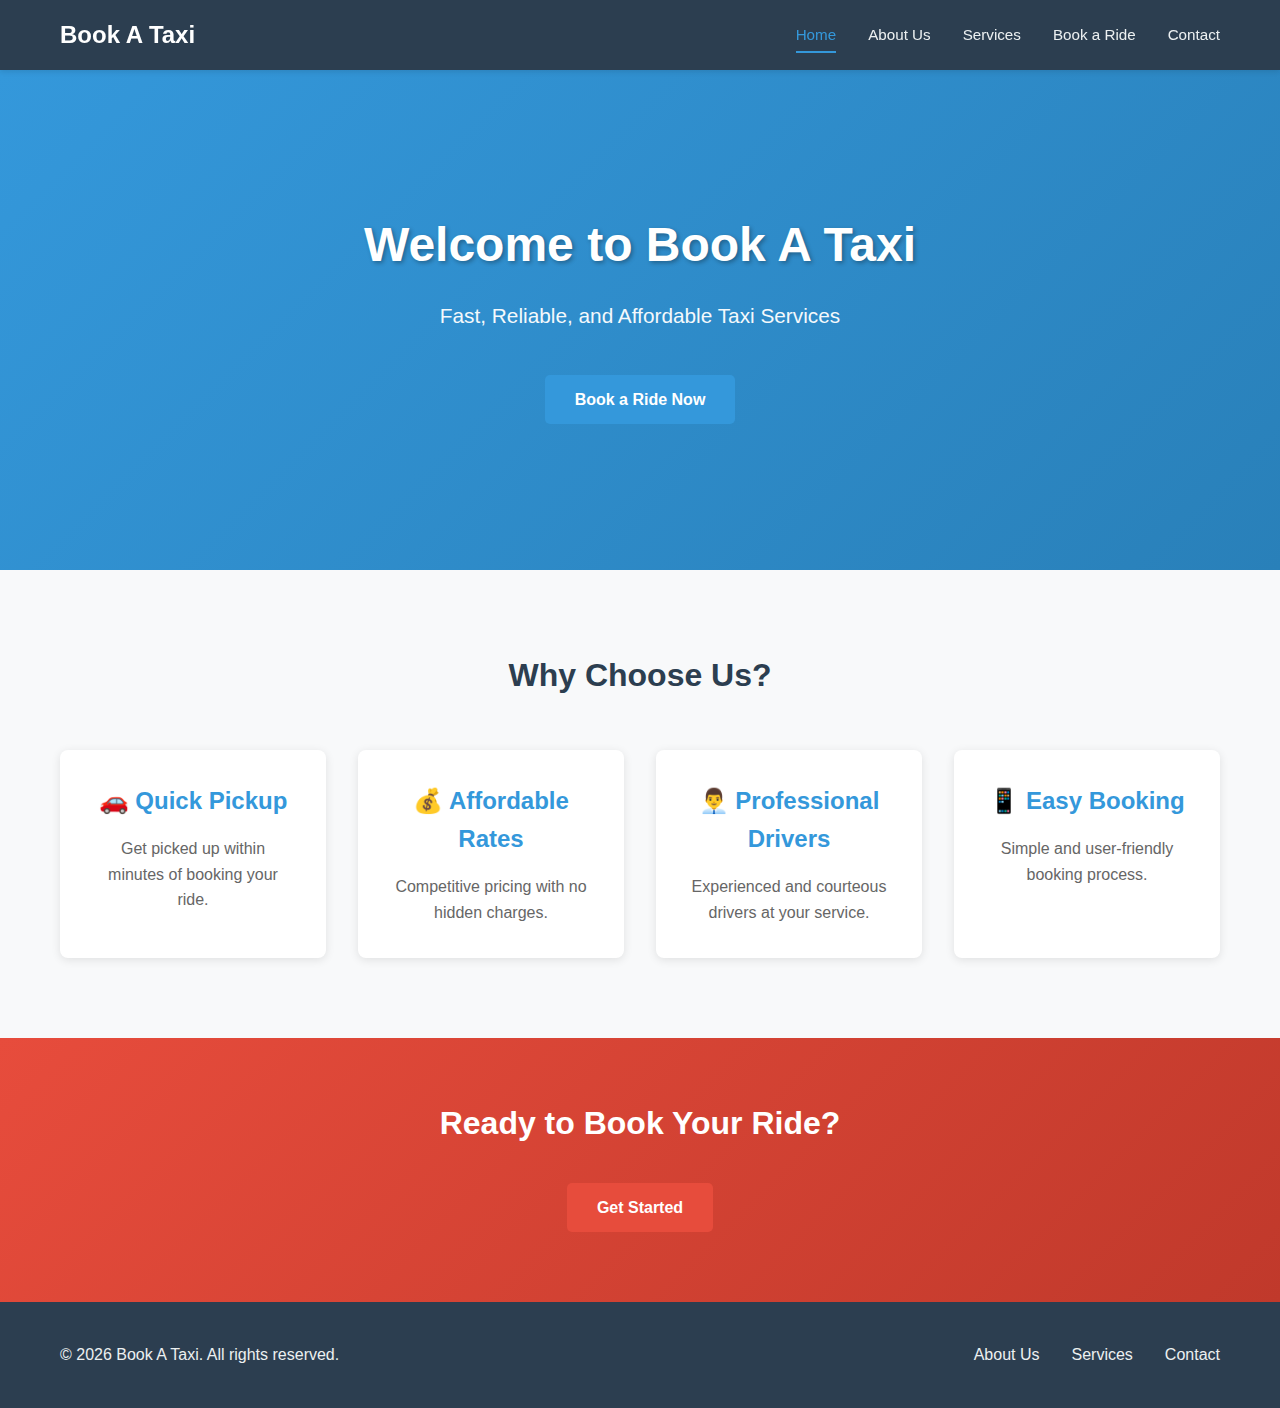
<file: index.html>
<!DOCTYPE html>
<html lang="en">
<head>
    <meta charset="UTF-8">
    <meta name="viewport" content="width=device-width, initial-scale=1.0">
    <title>Book A Taxi - Home</title>
    <link rel="stylesheet" href="styles.css">
</head>
<body>
    <!-- Navigation Bar -->
    <nav class="navbar">
        <div class="navbar-container">
            <a href="index.html" class="navbar-brand">Book A Taxi</a>
            <ul class="navbar-menu">
                <li><a href="index.html" class="active">Home</a></li>
                <li><a href="about.html">About Us</a></li>
                <li><a href="services.html">Services</a></li>
                <li><a href="booking.html">Book a Ride</a></li>
                <li><a href="contact.html">Contact</a></li>
            </ul>
        </div>
    </nav>

    <!-- Hero Section -->
    <section class="hero">
        <div class="hero-content">
            <h1>Welcome to Book A Taxi</h1>
            <p>Fast, Reliable, and Affordable Taxi Services</p>
            <a href="booking.html" class="btn btn-primary">Book a Ride Now</a>
        </div>
    </section>

    <!-- Features Section -->
    <section class="features">
        <div class="container">
            <h2>Why Choose Us?</h2>
            <div class="features-grid">
                <div class="feature-card">
                    <h3>🚗 Quick Pickup</h3>
                    <p>Get picked up within minutes of booking your ride.</p>
                </div>
                <div class="feature-card">
                    <h3>💰 Affordable Rates</h3>
                    <p>Competitive pricing with no hidden charges.</p>
                </div>
                <div class="feature-card">
                    <h3>👨‍💼 Professional Drivers</h3>
                    <p>Experienced and courteous drivers at your service.</p>
                </div>
                <div class="feature-card">
                    <h3>📱 Easy Booking</h3>
                    <p>Simple and user-friendly booking process.</p>
                </div>
            </div>
        </div>
    </section>

    <!-- CTA Section -->
    <section class="cta">
        <h2>Ready to Book Your Ride?</h2>
        <a href="booking.html" class="btn btn-secondary">Get Started</a>
    </section>

    <!-- Footer -->
    <footer class="footer">
        <div class="container">
            <p>&copy; 2026 Book A Taxi. All rights reserved.</p>
            <ul class="footer-links">
                <li><a href="about.html">About Us</a></li>
                <li><a href="services.html">Services</a></li>
                <li><a href="contact.html">Contact</a></li>
            </ul>
        </div>
    </footer>

    <script src="script.js"></script>
</body>
</html>
</file>
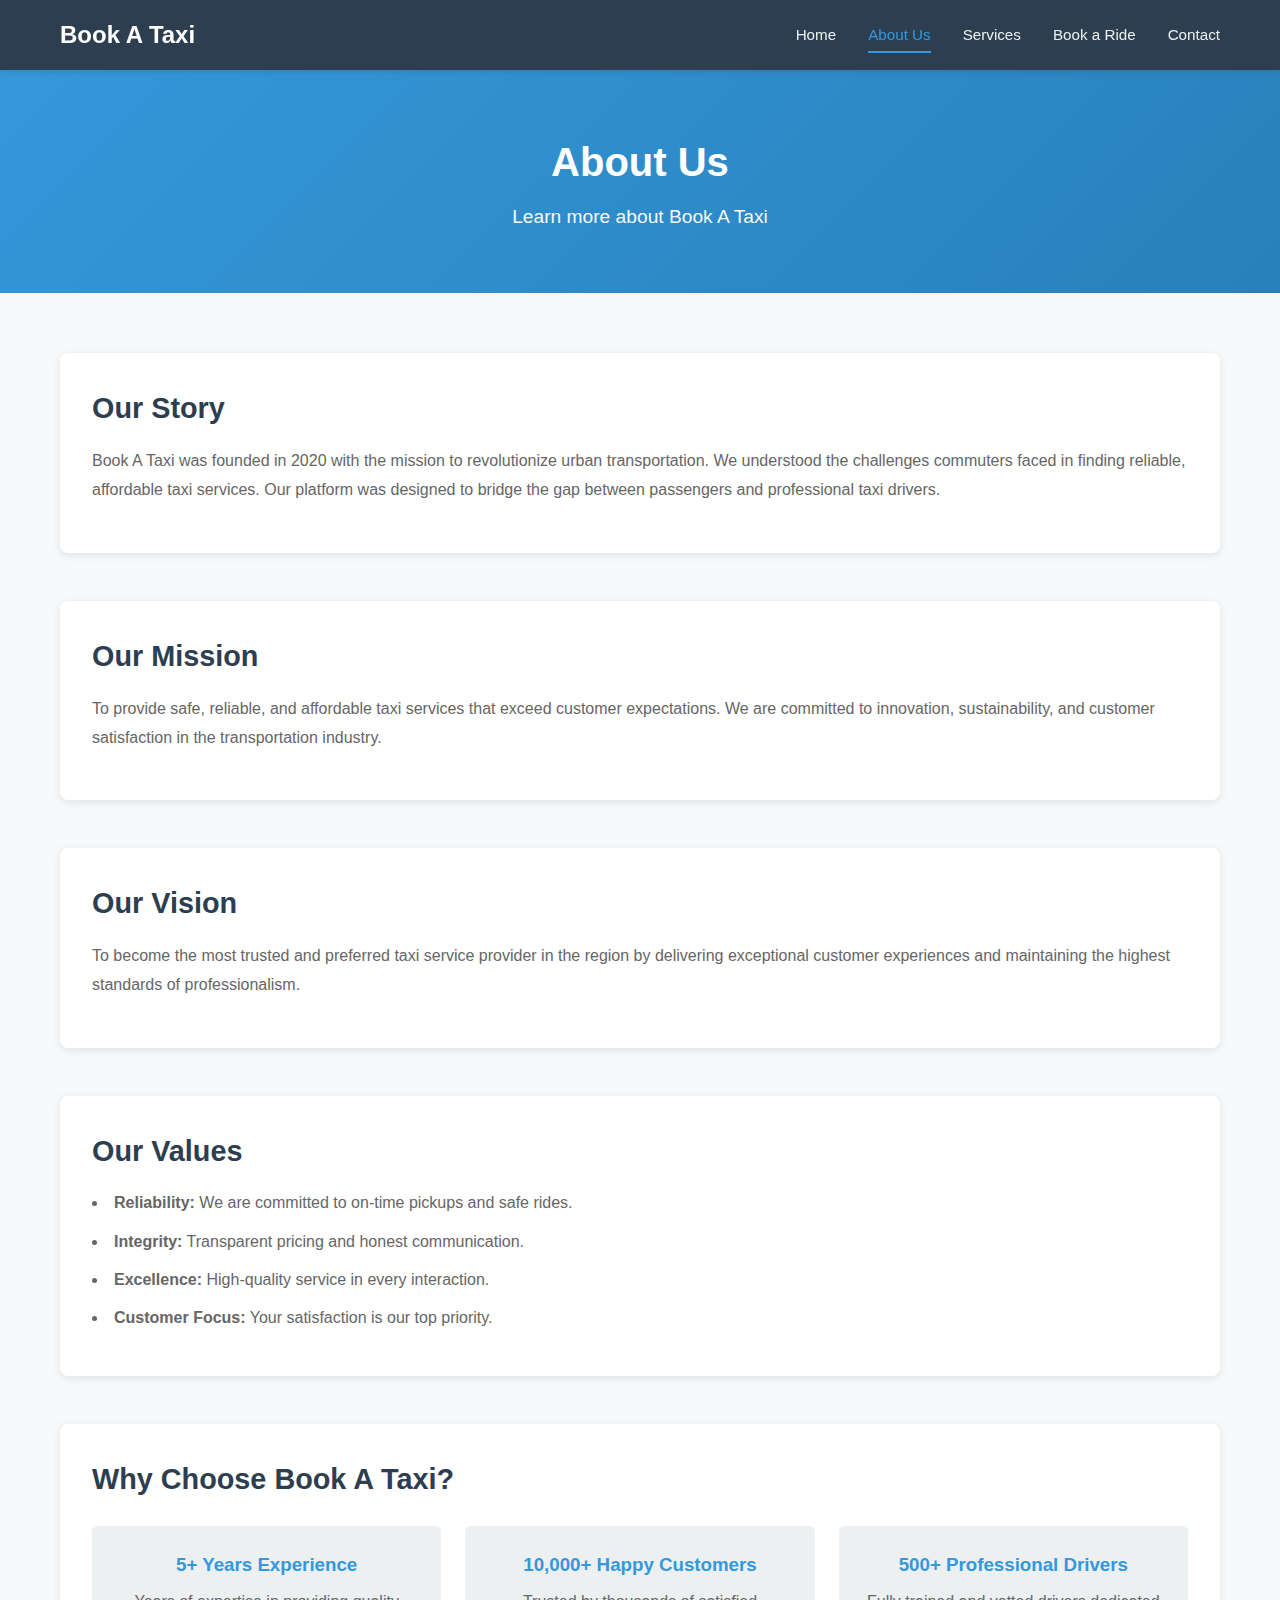
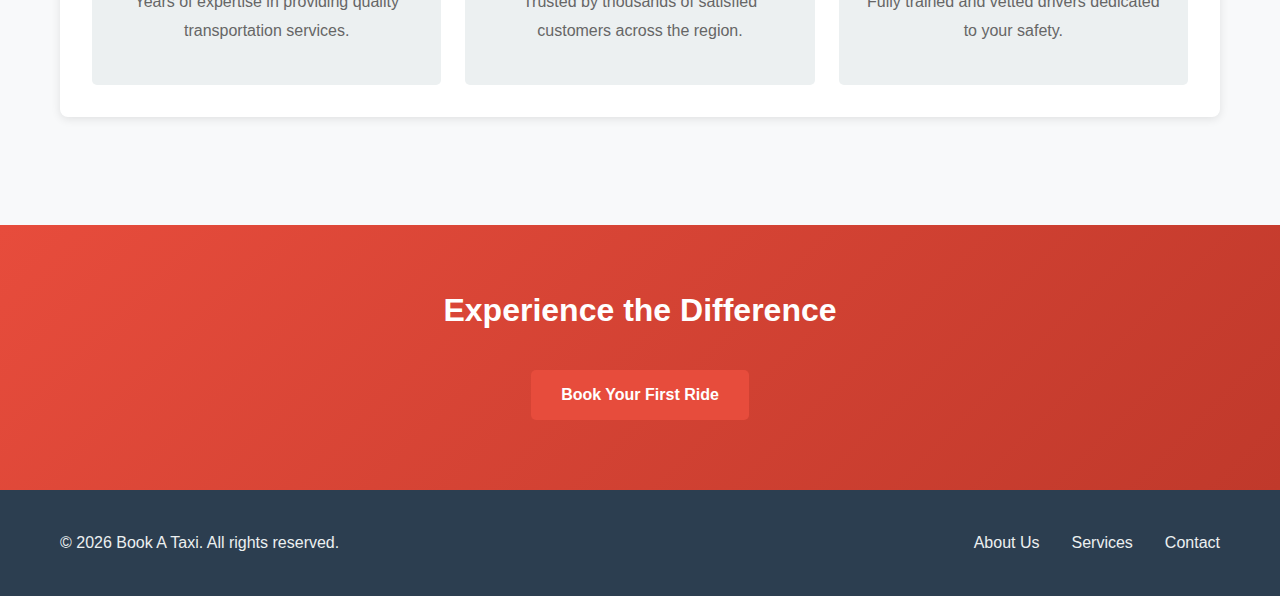
<file: about.html>
<!DOCTYPE html>
<html lang="en">
<head>
    <meta charset="UTF-8">
    <meta name="viewport" content="width=device-width, initial-scale=1.0">
    <title>About Us - Book A Taxi</title>
    <link rel="stylesheet" href="styles.css">
</head>
<body>
    <!-- Navigation Bar -->
    <nav class="navbar">
        <div class="navbar-container">
            <a href="index.html" class="navbar-brand">Book A Taxi</a>
            <ul class="navbar-menu">
                <li><a href="index.html">Home</a></li>
                <li><a href="about.html" class="active">About Us</a></li>
                <li><a href="services.html">Services</a></li>
                <li><a href="booking.html">Book a Ride</a></li>
                <li><a href="contact.html">Contact</a></li>
            </ul>
        </div>
    </nav>

    <!-- Page Header -->
    <section class="page-header">
        <h1>About Us</h1>
        <p>Learn more about Book A Taxi</p>
    </section>

    <!-- About Content -->
    <section class="about-content">
        <div class="container">
            <div class="about-section">
                <h2>Our Story</h2>
                <p>
                    Book A Taxi was founded in 2020 with the mission to revolutionize urban transportation. 
                    We understood the challenges commuters faced in finding reliable, affordable taxi services. 
                    Our platform was designed to bridge the gap between passengers and professional taxi drivers.
                </p>
            </div>

            <div class="about-section">
                <h2>Our Mission</h2>
                <p>
                    To provide safe, reliable, and affordable taxi services that exceed customer expectations. 
                    We are committed to innovation, sustainability, and customer satisfaction in the transportation industry.
                </p>
            </div>

            <div class="about-section">
                <h2>Our Vision</h2>
                <p>
                    To become the most trusted and preferred taxi service provider in the region by delivering 
                    exceptional customer experiences and maintaining the highest standards of professionalism.
                </p>
            </div>

            <div class="about-section">
                <h2>Our Values</h2>
                <ul class="values-list">
                    <li><strong>Reliability:</strong> We are committed to on-time pickups and safe rides.</li>
                    <li><strong>Integrity:</strong> Transparent pricing and honest communication.</li>
                    <li><strong>Excellence:</strong> High-quality service in every interaction.</li>
                    <li><strong>Customer Focus:</strong> Your satisfaction is our top priority.</li>
                </ul>
            </div>

            <div class="about-section">
                <h2>Why Choose Book A Taxi?</h2>
                <div class="why-choose">
                    <div class="why-item">
                        <h3>5+ Years Experience</h3>
                        <p>Years of expertise in providing quality transportation services.</p>
                    </div>
                    <div class="why-item">
                        <h3>10,000+ Happy Customers</h3>
                        <p>Trusted by thousands of satisfied customers across the region.</p>
                    </div>
                    <div class="why-item">
                        <h3>500+ Professional Drivers</h3>
                        <p>Fully trained and vetted drivers dedicated to your safety.</p>
                    </div>
                </div>
            </div>
        </div>
    </section>

    <!-- CTA Section -->
    <section class="cta">
        <h2>Experience the Difference</h2>
        <a href="booking.html" class="btn btn-secondary">Book Your First Ride</a>
    </section>

    <!-- Footer -->
    <footer class="footer">
        <div class="container">
            <p>&copy; 2026 Book A Taxi. All rights reserved.</p>
            <ul class="footer-links">
                <li><a href="about.html">About Us</a></li>
                <li><a href="services.html">Services</a></li>
                <li><a href="contact.html">Contact</a></li>
            </ul>
        </div>
    </footer>

    <script src="script.js"></script>
</body>
</html>
</file>
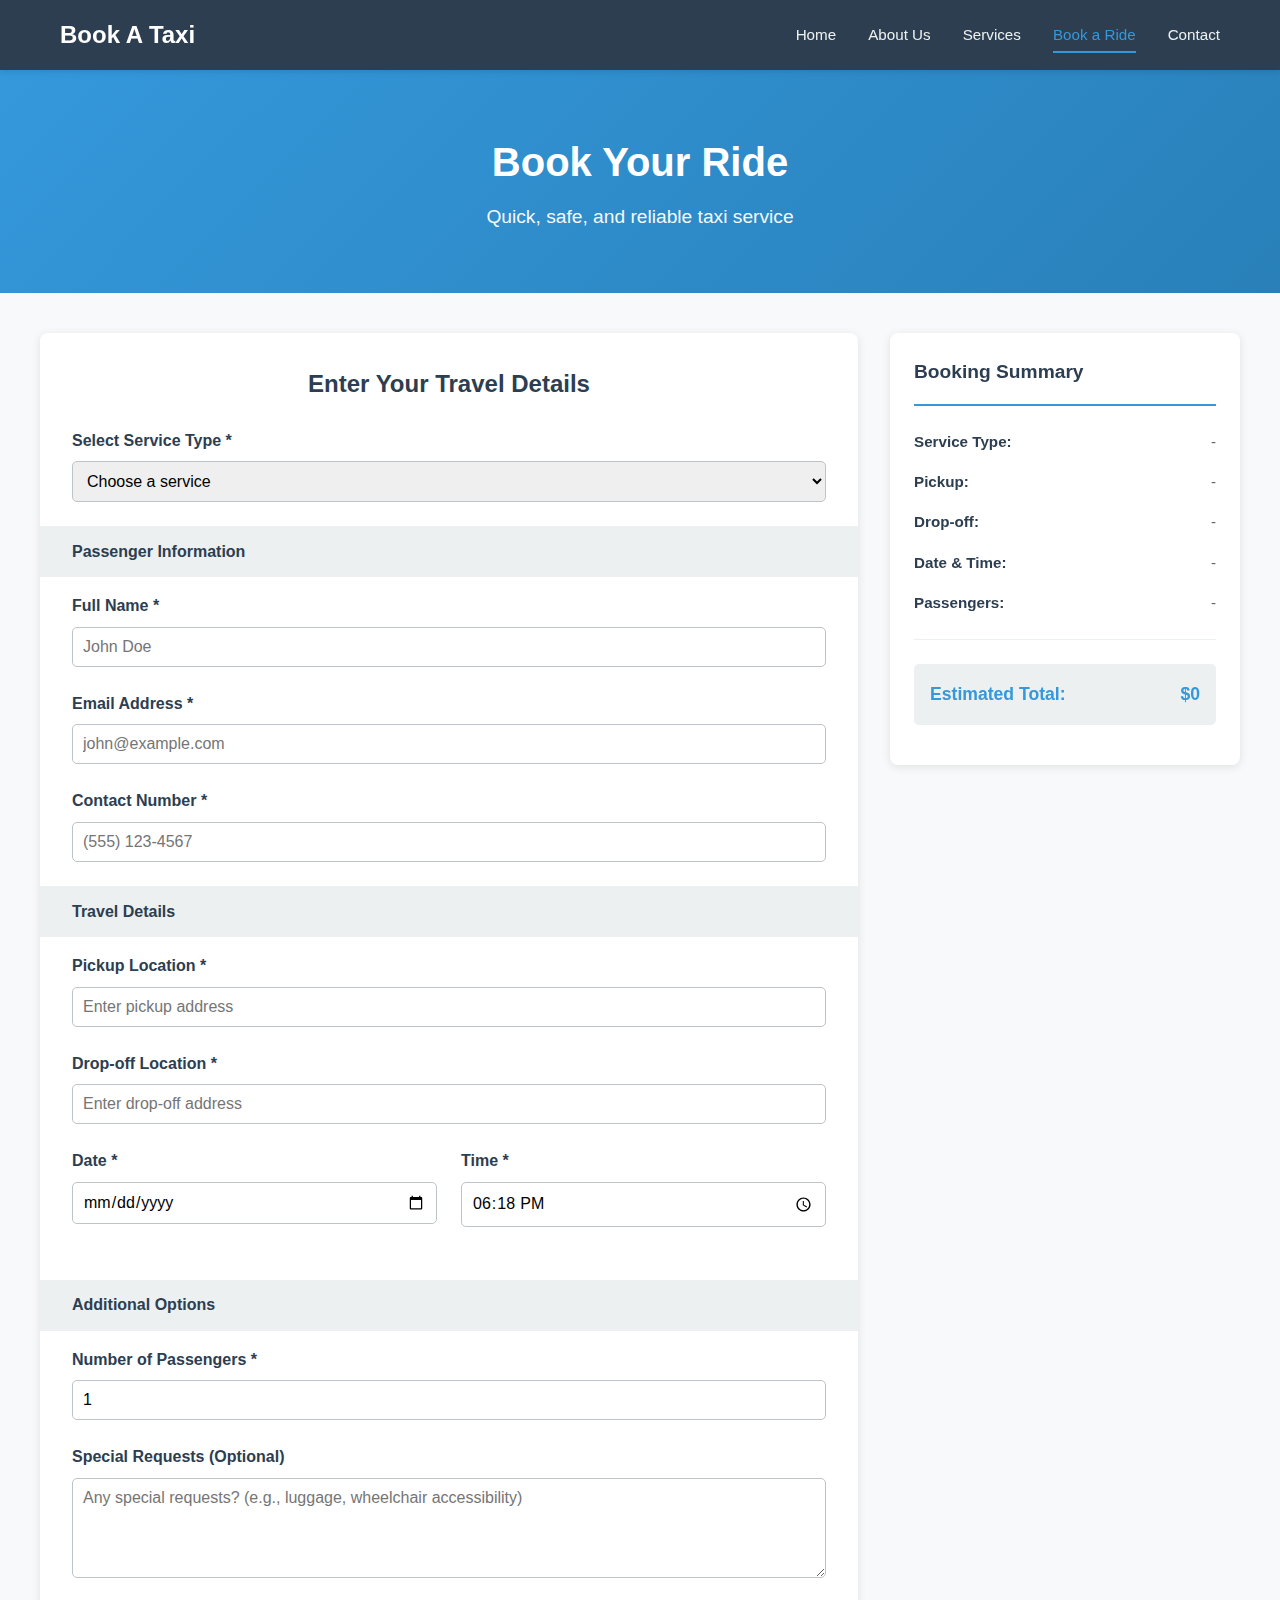
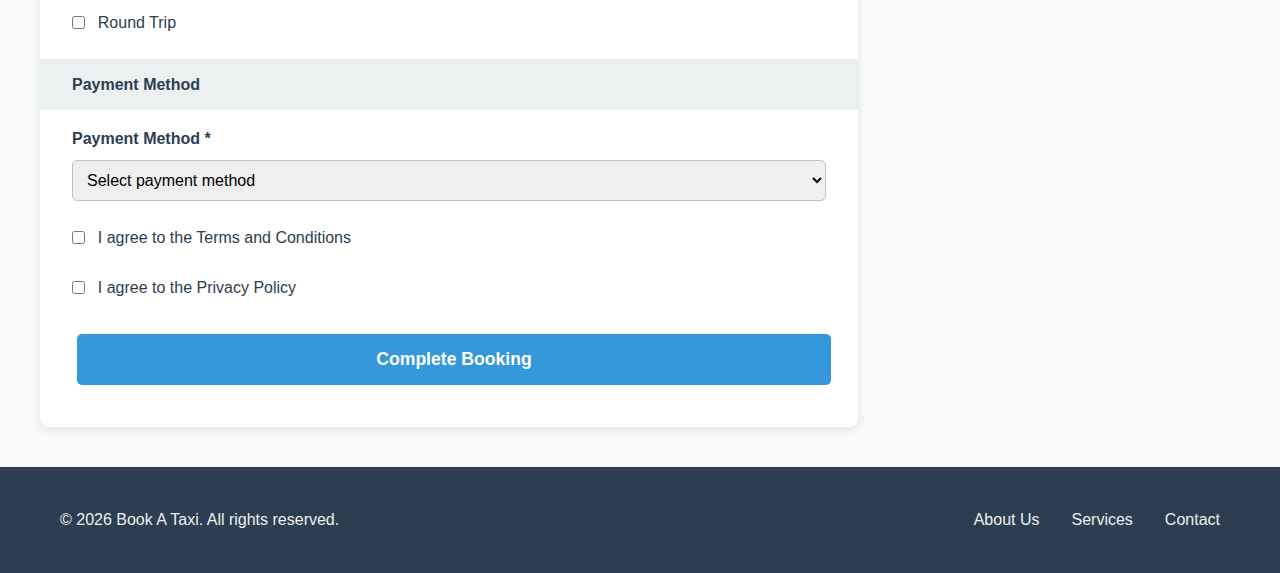
<file: booking.html>
<!DOCTYPE html>
<html lang="en">
<head>
    <meta charset="UTF-8">
    <meta name="viewport" content="width=device-width, initial-scale=1.0">
    <title>Book a Ride - Book A Taxi</title>
    <link rel="stylesheet" href="styles.css">
</head>
<body>
    <!-- Navigation Bar -->
    <nav class="navbar">
        <div class="navbar-container">
            <a href="index.html" class="navbar-brand">Book A Taxi</a>
            <ul class="navbar-menu">
                <li><a href="index.html">Home</a></li>
                <li><a href="about.html">About Us</a></li>
                <li><a href="services.html">Services</a></li>
                <li><a href="booking.html" class="active">Book a Ride</a></li>
                <li><a href="contact.html">Contact</a></li>
            </ul>
        </div>
    </nav>

    <!-- Page Header -->
    <section class="page-header">
        <h1>Book Your Ride</h1>
        <p>Quick, safe, and reliable taxi service</p>
    </section>

    <!-- Booking Section -->
    <section class="booking-section">
        <div class="booking-container">
            <div class="booking-form-wrapper">
                <h2>Enter Your Travel Details</h2>
                <form id="bookingForm" class="booking-form" onsubmit="handleBookingSubmit(event)">
                    <!-- Service Type Selection -->
                    <div class="form-group">
                        <label for="service">Select Service Type *</label>
                        <select id="service" name="service" required onchange="updateServiceInfo()">
                            <option value="">Choose a service</option>
                            <option value="economy">Economy - Starting at $10</option>
                            <option value="comfort">Comfort - Starting at $15</option>
                            <option value="xl">XL - Starting at $25</option>
                            <option value="premium">Premium - Starting at $40</option>
                            <option value="delivery">Delivery - Starting at $8</option>
                        </select>
                        <span class="error" id="serviceError"></span>
                    </div>

                    <!-- Personal Information -->
                    <div class="form-section-title">Passenger Information</div>
                    
                    <div class="form-group">
                        <label for="fullName">Full Name *</label>
                        <input type="text" id="fullName" name="fullName" placeholder="John Doe" required>
                        <span class="error" id="fullNameError"></span>
                    </div>

                    <div class="form-group">
                        <label for="email">Email Address *</label>
                        <input type="email" id="email" name="email" placeholder="john@example.com" required>
                        <span class="error" id="emailError"></span>
                    </div>

                    <div class="form-group">
                        <label for="phone">Contact Number *</label>
                        <input type="tel" id="phone" name="phone" placeholder="(555) 123-4567" required>
                        <span class="error" id="phoneError"></span>
                    </div>

                    <!-- Travel Details -->
                    <div class="form-section-title">Travel Details</div>

                    <div class="form-group">
                        <label for="pickupLocation">Pickup Location *</label>
                        <input type="text" id="pickupLocation" name="pickupLocation" placeholder="Enter pickup address" required>
                        <span class="error" id="pickupLocationError"></span>
                    </div>

                    <div class="form-group">
                        <label for="dropoffLocation">Drop-off Location *</label>
                        <input type="text" id="dropoffLocation" name="dropoffLocation" placeholder="Enter drop-off address" required>
                        <span class="error" id="dropoffLocationError"></span>
                    </div>

                    <div class="form-row">
                        <div class="form-group">
                            <label for="date">Date *</label>
                            <input type="date" id="date" name="date" required>
                            <span class="error" id="dateError"></span>
                        </div>

                        <div class="form-group">
                            <label for="time">Time *</label>
                            <input type="time" id="time" name="time" required>
                            <span class="error" id="timeError"></span>
                        </div>
                    </div>

                    <!-- Additional Options -->
                    <div class="form-section-title">Additional Options</div>

                    <div class="form-group">
                        <label for="passengers">Number of Passengers *</label>
                        <input type="number" id="passengers" name="passengers" min="1" max="8" value="1" required>
                        <span class="error" id="passengersError"></span>
                    </div>

                    <div class="form-group">
                        <label for="specialRequests">Special Requests (Optional)</label>
                        <textarea id="specialRequests" name="specialRequests" placeholder="Any special requests? (e.g., luggage, wheelchair accessibility)" rows="4"></textarea>
                    </div>

                    <div class="form-group checkbox-group">
                        <label>
                            <input type="checkbox" id="roundTrip" name="roundTrip">
                            Round Trip
                        </label>
                        <span class="error" id="roundTripError"></span>
                    </div>

                    <!-- Price Estimate -->
                    <div id="priceEstimate" class="price-estimate" style="display: none;">
                        <h3>Estimated Fare</h3>
                        <p>Base Fare: <span id="baseFare">$0</span></p>
                        <p>Estimated Total: <span id="estimatedTotal">$0</span></p>
                        <small>Actual fare may vary based on traffic and distance</small>
                    </div>

                    <!-- Payment Information -->
                    <div class="form-section-title">Payment Method</div>

                    <div class="form-group">
                        <label for="paymentMethod">Payment Method *</label>
                        <select id="paymentMethod" name="paymentMethod" required>
                            <option value="">Select payment method</option>
                            <option value="card">Credit/Debit Card</option>
                            <option value="wallet">Digital Wallet</option>
                            <option value="cash">Cash</option>
                        </select>
                        <span class="error" id="paymentMethodError"></span>
                    </div>

                    <!-- Terms & Conditions -->
                    <div class="form-group checkbox-group">
                        <label>
                            <input type="checkbox" id="terms" name="terms" required>
                            I agree to the Terms and Conditions
                        </label>
                        <span class="error" id="termsError"></span>
                    </div>

                    <div class="form-group checkbox-group">
                        <label>
                            <input type="checkbox" id="privacy" name="privacy" required>
                            I agree to the Privacy Policy
                        </label>
                        <span class="error" id="privacyError"></span>
                    </div>

                    <!-- Submit Button -->
                    <button type="submit" class="btn btn-primary btn-large">Complete Booking</button>
                </form>

                <!-- Success Message -->
                <div id="bookingSuccess" class="success-message" style="display: none;">
                    <h3>Booking Confirmed!</h3>
                    <p>Your ride has been booked successfully. Your driver will arrive shortly.</p>
                    <p><strong>Booking Reference:</strong> <span id="bookingRef"></span></p>
                    <a href="index.html" class="btn btn-primary">Return to Home</a>
                </div>
            </div>

            <!-- Booking Summary Sidebar -->
            <div class="booking-summary">
                <h3>Booking Summary</h3>
                <div class="summary-detail">
                    <span class="label">Service Type:</span>
                    <span id="summaryService" class="value">-</span>
                </div>
                <div class="summary-detail">
                    <span class="label">Pickup:</span>
                    <span id="summaryPickup" class="value">-</span>
                </div>
                <div class="summary-detail">
                    <span class="label">Drop-off:</span>
                    <span id="summaryDropoff" class="value">-</span>
                </div>
                <div class="summary-detail">
                    <span class="label">Date & Time:</span>
                    <span id="summaryDateTime" class="value">-</span>
                </div>
                <div class="summary-detail">
                    <span class="label">Passengers:</span>
                    <span id="summaryPassengers" class="value">-</span>
                </div>
                <hr>
                <div class="summary-detail summary-total">
                    <span class="label">Estimated Total:</span>
                    <span id="summaryTotal" class="value">$0</span>
                </div>
            </div>
        </div>
    </section>

    <!-- Footer -->
    <footer class="footer">
        <div class="container">
            <p>&copy; 2026 Book A Taxi. All rights reserved.</p>
            <ul class="footer-links">
                <li><a href="about.html">About Us</a></li>
                <li><a href="services.html">Services</a></li>
                <li><a href="contact.html">Contact</a></li>
            </ul>
        </div>
    </footer>

    <script src="script.js"></script>
</body>
</html>
</file>
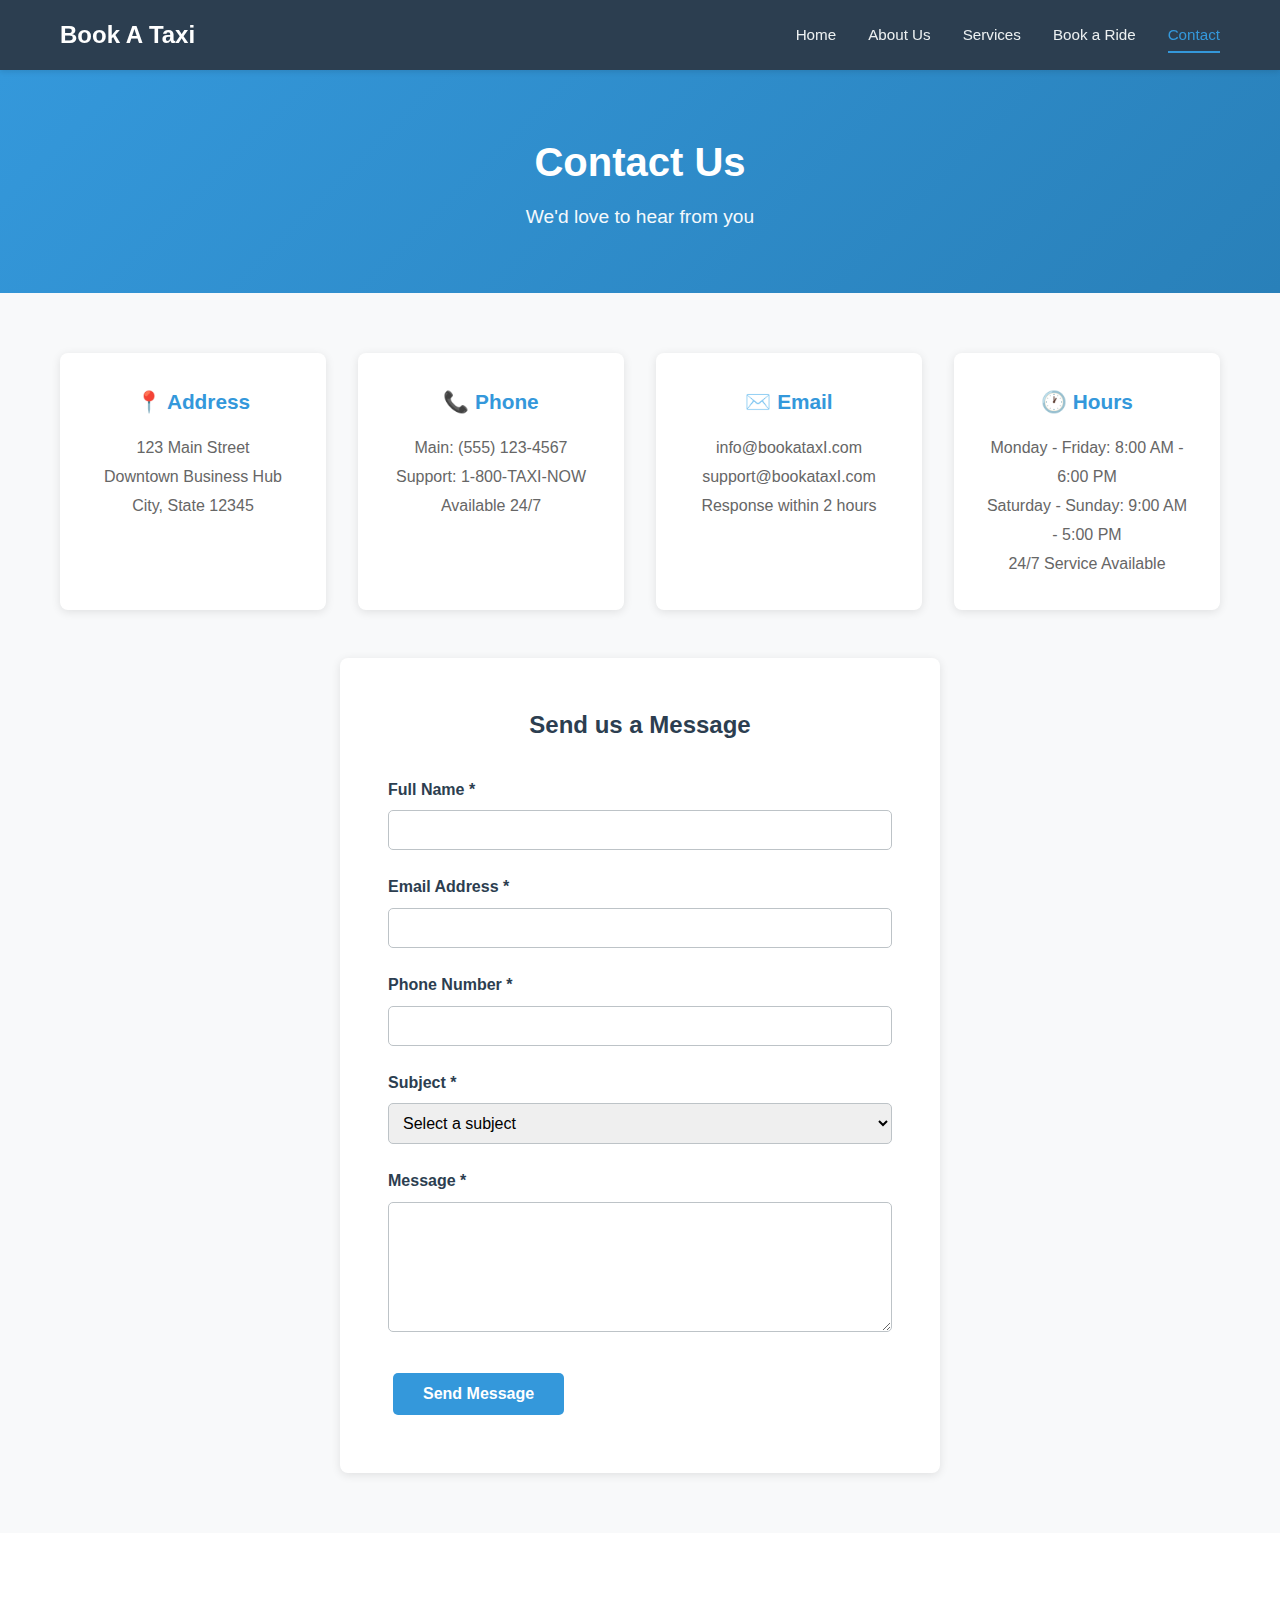
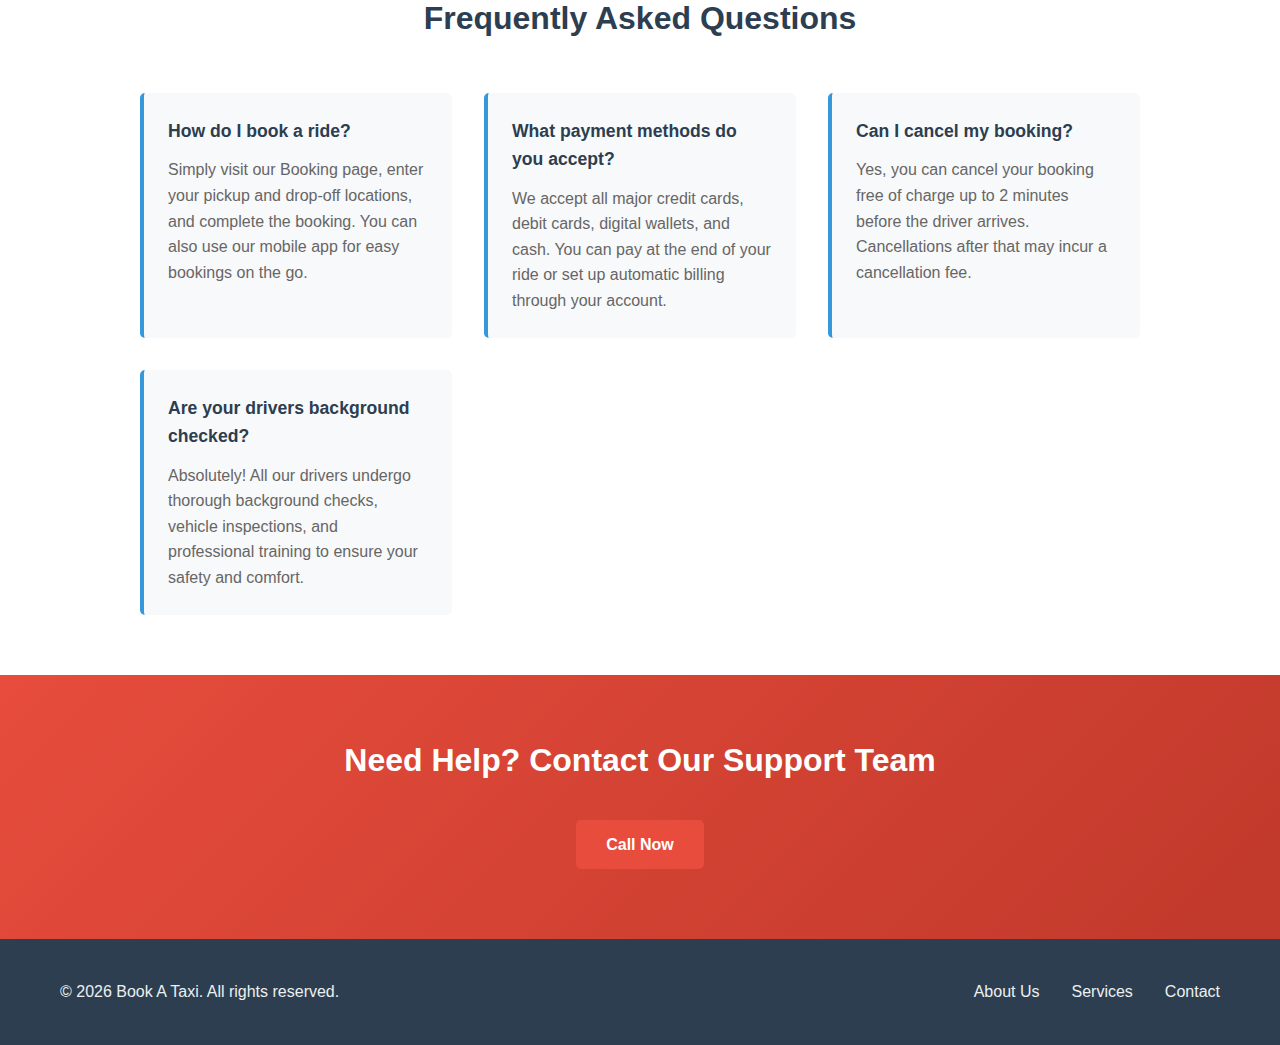
<file: contact.html>
<!DOCTYPE html>
<html lang="en">
<head>
    <meta charset="UTF-8">
    <meta name="viewport" content="width=device-width, initial-scale=1.0">
    <title>Contact Us - Book A Taxi</title>
    <link rel="stylesheet" href="styles.css">
</head>
<body>
    <!-- Navigation Bar -->
    <nav class="navbar">
        <div class="navbar-container">
            <a href="index.html" class="navbar-brand">Book A Taxi</a>
            <ul class="navbar-menu">
                <li><a href="index.html">Home</a></li>
                <li><a href="about.html">About Us</a></li>
                <li><a href="services.html">Services</a></li>
                <li><a href="booking.html">Book a Ride</a></li>
                <li><a href="contact.html" class="active">Contact</a></li>
            </ul>
        </div>
    </nav>

    <!-- Page Header -->
    <section class="page-header">
        <h1>Contact Us</h1>
        <p>We'd love to hear from you</p>
    </section>

    <!-- Contact Section -->
    <section class="contact">
        <div class="container">
            <div class="contact-info">
                <div class="info-card">
                    <h3>📍 Address</h3>
                    <p>123 Main Street<br>Downtown Business Hub<br>City, State 12345</p>
                </div>
                <div class="info-card">
                    <h3>📞 Phone</h3>
                    <p>Main: (555) 123-4567<br>Support: 1-800-TAXI-NOW<br>Available 24/7</p>
                </div>
                <div class="info-card">
                    <h3>✉️ Email</h3>
                    <p>info@bookataxI.com<br>support@bookataxI.com<br>Response within 2 hours</p>
                </div>
                <div class="info-card">
                    <h3>🕐 Hours</h3>
                    <p>Monday - Friday: 8:00 AM - 6:00 PM<br>Saturday - Sunday: 9:00 AM - 5:00 PM<br>24/7 Service Available</p>
                </div>
            </div>

            <div class="contact-form-container">
                <h2>Send us a Message</h2>
                <form id="contactForm" class="contact-form" onsubmit="handleContactSubmit(event)">
                    <div class="form-group">
                        <label for="name">Full Name *</label>
                        <input type="text" id="name" name="name" required>
                        <span class="error" id="nameError"></span>
                    </div>

                    <div class="form-group">
                        <label for="email">Email Address *</label>
                        <input type="email" id="email" name="email" required>
                        <span class="error" id="emailError"></span>
                    </div>

                    <div class="form-group">
                        <label for="phone">Phone Number *</label>
                        <input type="tel" id="phone" name="phone" required>
                        <span class="error" id="phoneError"></span>
                    </div>

                    <div class="form-group">
                        <label for="subject">Subject *</label>
                        <select id="subject" name="subject" required>
                            <option value="">Select a subject</option>
                            <option value="general">General Inquiry</option>
                            <option value="support">Technical Support</option>
                            <option value="feedback">Feedback</option>
                            <option value="complaint">Complaint</option>
                            <option value="partnership">Partnership</option>
                        </select>
                        <span class="error" id="subjectError"></span>
                    </div>

                    <div class="form-group">
                        <label for="message">Message *</label>
                        <textarea id="message" name="message" rows="6" required></textarea>
                        <span class="error" id="messageError"></span>
                    </div>

                    <button type="submit" class="btn btn-primary">Send Message</button>
                </form>
                <div id="contactSuccess" class="success-message" style="display: none;">
                    Thank you for your message! We'll get back to you soon.
                </div>
            </div>
        </div>
    </section>

    <!-- FAQ Section -->
    <section class="faq">
        <div class="container">
            <h2>Frequently Asked Questions</h2>
            <div class="faq-items">
                <div class="faq-item">
                    <h3>How do I book a ride?</h3>
                    <p>Simply visit our Booking page, enter your pickup and drop-off locations, and complete the booking. You can also use our mobile app for easy bookings on the go.</p>
                </div>
                <div class="faq-item">
                    <h3>What payment methods do you accept?</h3>
                    <p>We accept all major credit cards, debit cards, digital wallets, and cash. You can pay at the end of your ride or set up automatic billing through your account.</p>
                </div>
                <div class="faq-item">
                    <h3>Can I cancel my booking?</h3>
                    <p>Yes, you can cancel your booking free of charge up to 2 minutes before the driver arrives. Cancellations after that may incur a cancellation fee.</p>
                </div>
                <div class="faq-item">
                    <h3>Are your drivers background checked?</h3>
                    <p>Absolutely! All our drivers undergo thorough background checks, vehicle inspections, and professional training to ensure your safety and comfort.</p>
                </div>
            </div>
        </div>
    </section>

    <!-- CTA Section -->
    <section class="cta">
        <h2>Need Help? Contact Our Support Team</h2>
        <a href="tel:+15551234567" class="btn btn-secondary">Call Now</a>
    </section>

    <!-- Footer -->
    <footer class="footer">
        <div class="container">
            <p>&copy; 2026 Book A Taxi. All rights reserved.</p>
            <ul class="footer-links">
                <li><a href="about.html">About Us</a></li>
                <li><a href="services.html">Services</a></li>
                <li><a href="contact.html">Contact</a></li>
            </ul>
        </div>
    </footer>

    <script src="script.js"></script>
</body>
</html>
</file>
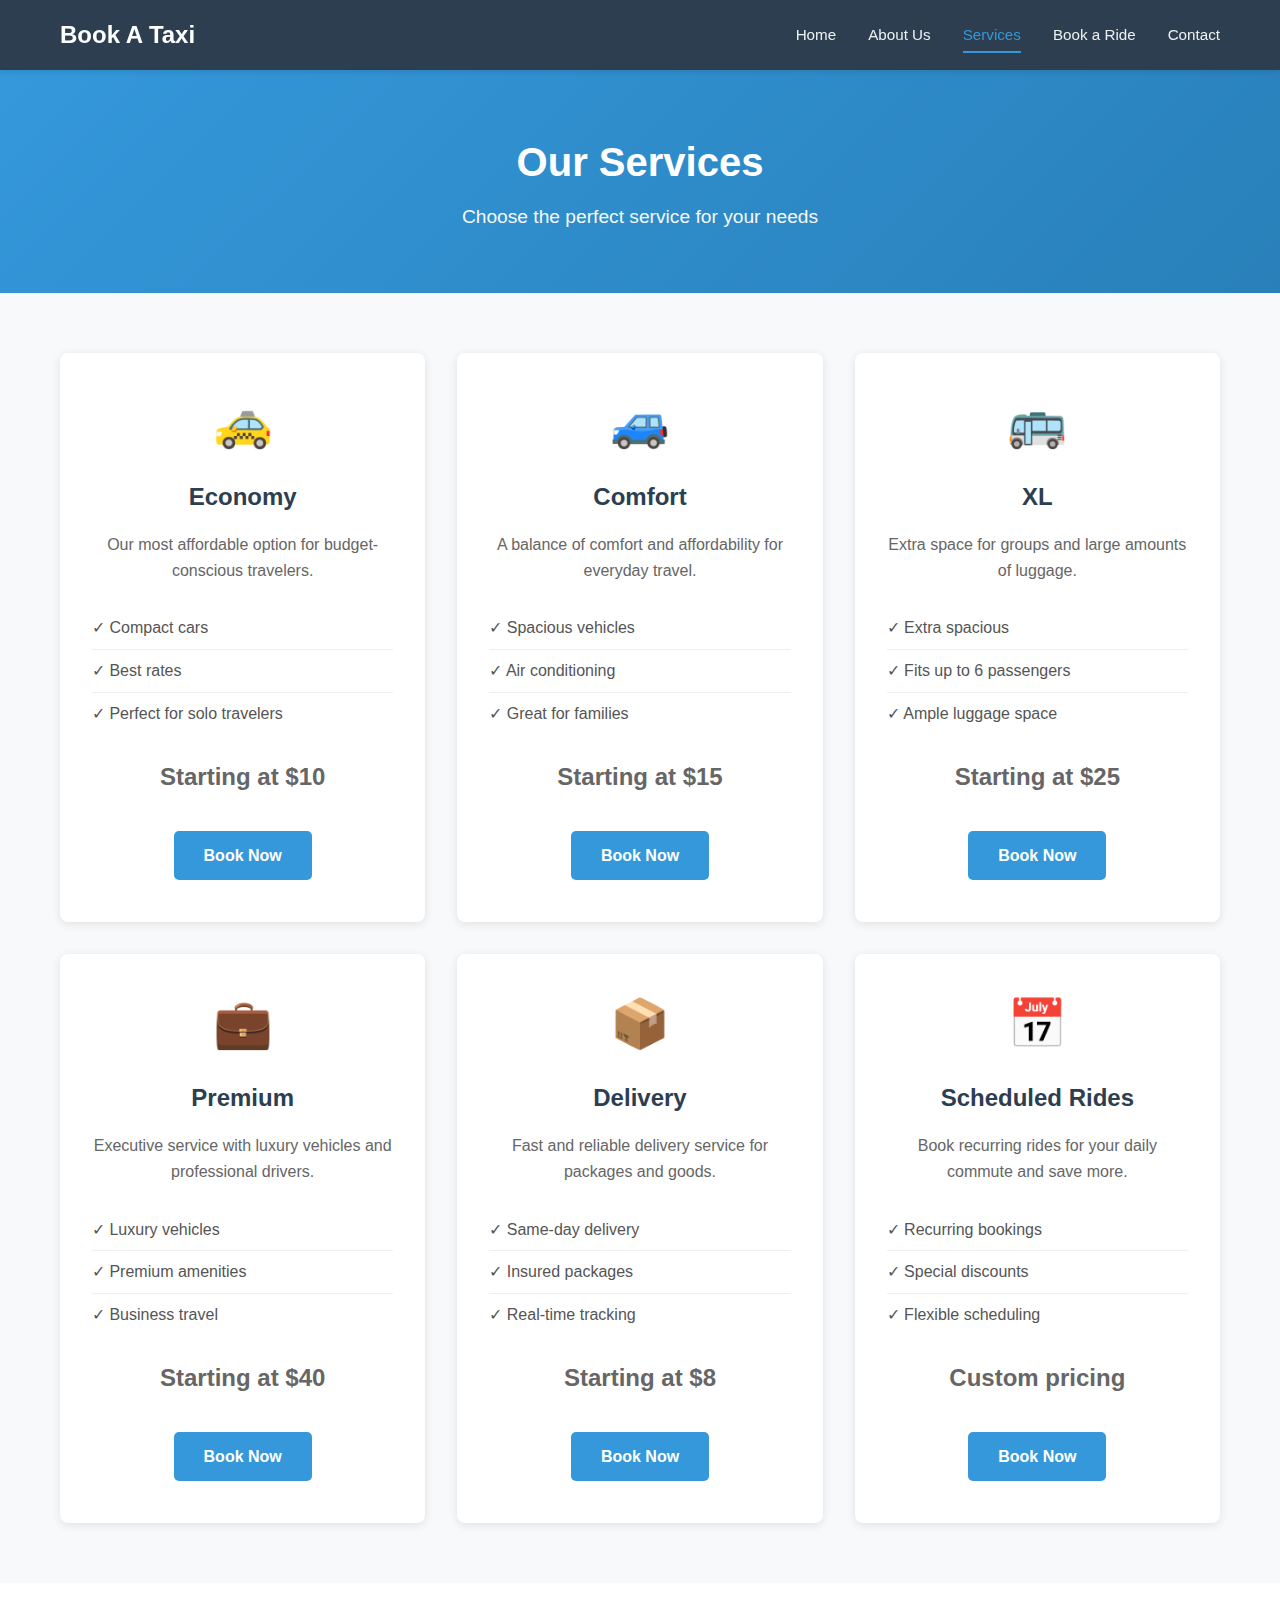
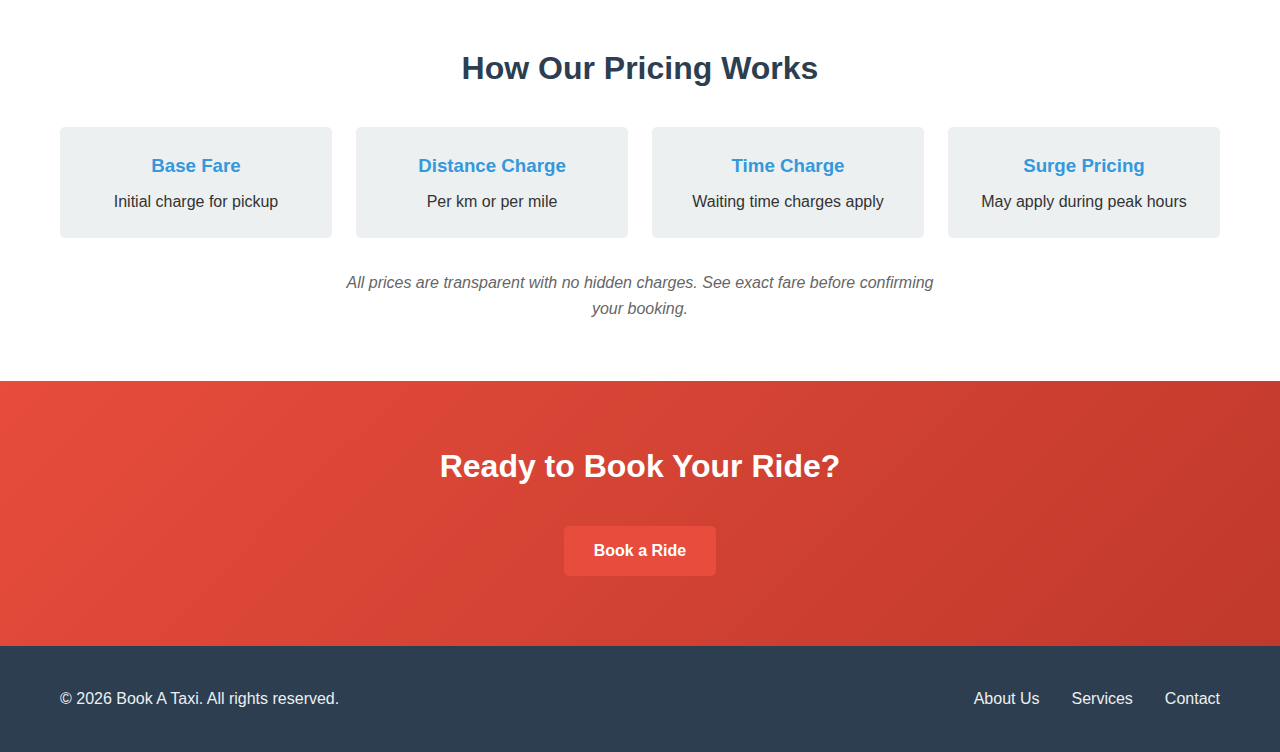
<file: services.html>
<!DOCTYPE html>
<html lang="en">
<head>
    <meta charset="UTF-8">
    <meta name="viewport" content="width=device-width, initial-scale=1.0">
    <title>Services - Book A Taxi</title>
    <link rel="stylesheet" href="styles.css">
</head>
<body>
    <!-- Navigation Bar -->
    <nav class="navbar">
        <div class="navbar-container">
            <a href="index.html" class="navbar-brand">Book A Taxi</a>
            <ul class="navbar-menu">
                <li><a href="index.html">Home</a></li>
                <li><a href="about.html">About Us</a></li>
                <li><a href="services.html" class="active">Services</a></li>
                <li><a href="booking.html">Book a Ride</a></li>
                <li><a href="contact.html">Contact</a></li>
            </ul>
        </div>
    </nav>

    <!-- Page Header -->
    <section class="page-header">
        <h1>Our Services</h1>
        <p>Choose the perfect service for your needs</p>
    </section>

    <!-- Services Section -->
    <section class="services">
        <div class="container">
            <div class="service-card">
                <div class="service-icon">🚕</div>
                <h2>Economy</h2>
                <p>Our most affordable option for budget-conscious travelers.</p>
                <ul class="service-features">
                    <li>✓ Compact cars</li>
                    <li>✓ Best rates</li>
                    <li>✓ Perfect for solo travelers</li>
                </ul>
                <p class="service-price">Starting at $10</p>
                <a href="booking.html?service=economy" class="btn btn-primary">Book Now</a>
            </div>

            <div class="service-card">
                <div class="service-icon">🚙</div>
                <h2>Comfort</h2>
                <p>A balance of comfort and affordability for everyday travel.</p>
                <ul class="service-features">
                    <li>✓ Spacious vehicles</li>
                    <li>✓ Air conditioning</li>
                    <li>✓ Great for families</li>
                </ul>
                <p class="service-price">Starting at $15</p>
                <a href="booking.html?service=comfort" class="btn btn-primary">Book Now</a>
            </div>

            <div class="service-card">
                <div class="service-icon">🚌</div>
                <h2>XL</h2>
                <p>Extra space for groups and large amounts of luggage.</p>
                <ul class="service-features">
                    <li>✓ Extra spacious</li>
                    <li>✓ Fits up to 6 passengers</li>
                    <li>✓ Ample luggage space</li>
                </ul>
                <p class="service-price">Starting at $25</p>
                <a href="booking.html?service=xl" class="btn btn-primary">Book Now</a>
            </div>

            <div class="service-card">
                <div class="service-icon">💼</div>
                <h2>Premium</h2>
                <p>Executive service with luxury vehicles and professional drivers.</p>
                <ul class="service-features">
                    <li>✓ Luxury vehicles</li>
                    <li>✓ Premium amenities</li>
                    <li>✓ Business travel</li>
                </ul>
                <p class="service-price">Starting at $40</p>
                <a href="booking.html?service=premium" class="btn btn-primary">Book Now</a>
            </div>

            <div class="service-card">
                <div class="service-icon">📦</div>
                <h2>Delivery</h2>
                <p>Fast and reliable delivery service for packages and goods.</p>
                <ul class="service-features">
                    <li>✓ Same-day delivery</li>
                    <li>✓ Insured packages</li>
                    <li>✓ Real-time tracking</li>
                </ul>
                <p class="service-price">Starting at $8</p>
                <a href="booking.html?service=delivery" class="btn btn-primary">Book Now</a>
            </div>

            <div class="service-card">
                <div class="service-icon">📅</div>
                <h2>Scheduled Rides</h2>
                <p>Book recurring rides for your daily commute and save more.</p>
                <ul class="service-features">
                    <li>✓ Recurring bookings</li>
                    <li>✓ Special discounts</li>
                    <li>✓ Flexible scheduling</li>
                </ul>
                <p class="service-price">Custom pricing</p>
                <a href="booking.html?service=scheduled" class="btn btn-primary">Book Now</a>
            </div>
        </div>
    </section>

    <!-- Pricing Info Section -->
    <section class="pricing-info">
        <div class="container">
            <h2>How Our Pricing Works</h2>
            <div class="pricing-details">
                <div class="pricing-item">
                    <h3>Base Fare</h3>
                    <p>Initial charge for pickup</p>
                </div>
                <div class="pricing-item">
                    <h3>Distance Charge</h3>
                    <p>Per km or per mile</p>
                </div>
                <div class="pricing-item">
                    <h3>Time Charge</h3>
                    <p>Waiting time charges apply</p>
                </div>
                <div class="pricing-item">
                    <h3>Surge Pricing</h3>
                    <p>May apply during peak hours</p>
                </div>
            </div>
            <p class="pricing-note">All prices are transparent with no hidden charges. See exact fare before confirming your booking.</p>
        </div>
    </section>

    <!-- CTA Section -->
    <section class="cta">
        <h2>Ready to Book Your Ride?</h2>
        <a href="booking.html" class="btn btn-secondary">Book a Ride</a>
    </section>

    <!-- Footer -->
    <footer class="footer">
        <div class="container">
            <p>&copy; 2026 Book A Taxi. All rights reserved.</p>
            <ul class="footer-links">
                <li><a href="about.html">About Us</a></li>
                <li><a href="services.html">Services</a></li>
                <li><a href="contact.html">Contact</a></li>
            </ul>
        </div>
    </footer>

    <script src="script.js"></script>
</body>
</html>
</file>
<file: styles.css>
/* ========== General Styles ========== */
* {
    margin: 0;
    padding: 0;
    box-sizing: border-box;
}

body {
    font-family: 'Segoe UI', Tahoma, Geneva, Verdana, sans-serif;
    line-height: 1.6;
    color: #333;
    background-color: #f8f9fa;
}

.container {
    max-width: 1200px;
    margin: 0 auto;
    padding: 0 20px;
}

/* ========== Navigation Bar ========== */
.navbar {
    background-color: #2c3e50;
    padding: 1rem 0;
    box-shadow: 0 2px 5px rgba(0, 0, 0, 0.1);
    position: sticky;
    top: 0;
    z-index: 100;
}

.navbar-container {
    max-width: 1200px;
    margin: 0 auto;
    padding: 0 20px;
    display: flex;
    justify-content: space-between;
    align-items: center;
}

.navbar-brand {
    font-size: 1.5rem;
    font-weight: bold;
    color: #fff;
    text-decoration: none;
    display: flex;
    align-items: center;
}

.navbar-brand:hover {
    color: #3498db;
}

.navbar-menu {
    display: flex;
    list-style: none;
    gap: 2rem;
}

.navbar-menu a {
    color: #ecf0f1;
    text-decoration: none;
    font-size: 0.95rem;
    transition: color 0.3s ease;
}

.navbar-menu a:hover,
.navbar-menu a.active {
    color: #3498db;
    border-bottom: 2px solid #3498db;
    padding-bottom: 0.5rem;
}

/* ========== Hero Section ========== */
.hero {
    background: linear-gradient(135deg, #3498db 0%, #2980b9 100%);
    color: white;
    padding: 100px 20px;
    text-align: center;
    display: flex;
    align-items: center;
    justify-content: center;
    min-height: 500px;
}

.hero-content h1 {
    font-size: 3rem;
    margin-bottom: 1rem;
    text-shadow: 2px 2px 4px rgba(0, 0, 0, 0.3);
}

.hero-content p {
    font-size: 1.3rem;
    margin-bottom: 2rem;
    opacity: 0.95;
}

/* ========== Buttons ========== */
.btn {
    display: inline-block;
    padding: 12px 30px;
    margin: 10px 5px;
    border: none;
    border-radius: 5px;
    font-size: 1rem;
    cursor: pointer;
    text-decoration: none;
    transition: all 0.3s ease;
    font-weight: 600;
}

.btn-primary {
    background-color: #3498db;
    color: white;
}

.btn-primary:hover {
    background-color: #2980b9;
    transform: translateY(-2px);
    box-shadow: 0 5px 15px rgba(52, 152, 219, 0.4);
}

.btn-secondary {
    background-color: #e74c3c;
    color: white;
}

.btn-secondary:hover {
    background-color: #c0392b;
    transform: translateY(-2px);
    box-shadow: 0 5px 15px rgba(231, 76, 60, 0.4);
}

.btn-large {
    padding: 15px 40px;
    font-size: 1.1rem;
    width: 100%;
}

/* ========== Features Section ========== */
.features {
    padding: 80px 20px;
    background-color: #f8f9fa;
}

.features h2 {
    text-align: center;
    font-size: 2rem;
    margin-bottom: 3rem;
    color: #2c3e50;
}

.features-grid {
    display: grid;
    grid-template-columns: repeat(auto-fit, minmax(250px, 1fr));
    gap: 2rem;
}

.feature-card {
    background: white;
    padding: 2rem;
    border-radius: 8px;
    text-align: center;
    box-shadow: 0 2px 10px rgba(0, 0, 0, 0.1);
    transition: transform 0.3s ease, box-shadow 0.3s ease;
}

.feature-card:hover {
    transform: translateY(-5px);
    box-shadow: 0 5px 20px rgba(0, 0, 0, 0.15);
}

.feature-card h3 {
    font-size: 1.5rem;
    margin-bottom: 1rem;
    color: #3498db;
}

.feature-card p {
    color: #666;
}

/* ========== CTA Section ========== */
.cta {
    background: linear-gradient(135deg, #e74c3c 0%, #c0392b 100%);
    color: white;
    padding: 60px 20px;
    text-align: center;
}

.cta h2 {
    font-size: 2rem;
    margin-bottom: 1.5rem;
}

/* ========== Page Header ========== */
.page-header {
    background: linear-gradient(135deg, #3498db 0%, #2980b9 100%);
    color: white;
    padding: 60px 20px;
    text-align: center;
}

.page-header h1 {
    font-size: 2.5rem;
    margin-bottom: 0.5rem;
}

.page-header p {
    font-size: 1.2rem;
    opacity: 0.95;
}

/* ========== About Section ========== */
.about-content {
    padding: 60px 20px;
}

.about-section {
    margin-bottom: 3rem;
    background: white;
    padding: 2rem;
    border-radius: 8px;
    box-shadow: 0 2px 10px rgba(0, 0, 0, 0.1);
}

.about-section h2 {
    color: #2c3e50;
    margin-bottom: 1rem;
    font-size: 1.8rem;
}

.about-section p {
    color: #666;
    line-height: 1.8;
    margin-bottom: 1rem;
}

.values-list {
    list-style-position: inside;
    color: #666;
}

.values-list li {
    margin: 0.8rem 0;
    line-height: 1.6;
}

.why-choose {
    display: grid;
    grid-template-columns: repeat(auto-fit, minmax(200px, 1fr));
    gap: 1.5rem;
    margin-top: 1.5rem;
}

.why-item {
    background: #ecf0f1;
    padding: 1.5rem;
    border-radius: 5px;
    text-align: center;
}

.why-item h3 {
    color: #3498db;
    margin-bottom: 0.5rem;
}

/* ========== Services Section ========== */
.services {
    padding: 60px 20px;
    background-color: #f8f9fa;
}

.services .container > h2 {
    text-align: center;
    font-size: 2rem;
    margin-bottom: 3rem;
    color: #2c3e50;
}

.services {
    display: grid;
    grid-template-columns: repeat(auto-fit, minmax(300px, 1fr));
    gap: 2rem;
}

.services .container {
    display: grid;
    grid-template-columns: repeat(auto-fit, minmax(300px, 1fr));
    gap: 2rem;
}

.service-card {
    background: white;
    padding: 2rem;
    border-radius: 8px;
    box-shadow: 0 2px 10px rgba(0, 0, 0, 0.1);
    text-align: center;
    transition: transform 0.3s ease, box-shadow 0.3s ease;
}

.service-card:hover {
    transform: translateY(-5px);
    box-shadow: 0 5px 20px rgba(0, 0, 0, 0.15);
}

.service-icon {
    font-size: 3rem;
    margin-bottom: 1rem;
}

.service-card h2 {
    color: #2c3e50;
    margin-bottom: 1rem;
    font-size: 1.5rem;
}

.service-card p {
    color: #666;
    margin-bottom: 1.5rem;
}

.service-features {
    list-style: none;
    text-align: left;
    margin: 1.5rem 0;
    color: #555;
}

.service-features li {
    padding: 0.5rem 0;
    border-bottom: 1px solid #ecf0f1;
}

.service-features li:last-child {
    border-bottom: none;
}

.service-price {
    font-size: 1.5rem;
    font-weight: bold;
    color: #3498db;
    margin: 1.5rem 0;
}

/* ========== Pricing Info ========== */
.pricing-info {
    padding: 60px 20px;
    background-color: white;
}

.pricing-info h2 {
    text-align: center;
    font-size: 2rem;
    margin-bottom: 2rem;
    color: #2c3e50;
}

.pricing-details {
    display: grid;
    grid-template-columns: repeat(auto-fit, minmax(200px, 1fr));
    gap: 1.5rem;
    margin-bottom: 2rem;
}

.pricing-item {
    background: #ecf0f1;
    padding: 1.5rem;
    border-radius: 5px;
    text-align: center;
}

.pricing-item h3 {
    color: #3498db;
    margin-bottom: 0.5rem;
}

.pricing-note {
    text-align: center;
    color: #666;
    font-style: italic;
    max-width: 600px;
    margin: 0 auto;
}

/* ========== Contact Section ========== */
.contact {
    padding: 60px 20px;
    background-color: #f8f9fa;
}

.contact .container {
    max-width: 1200px;
    margin: 0 auto;
}

.contact-info {
    display: grid;
    grid-template-columns: repeat(auto-fit, minmax(250px, 1fr));
    gap: 2rem;
    margin-bottom: 3rem;
}

.info-card {
    background: white;
    padding: 2rem;
    border-radius: 8px;
    box-shadow: 0 2px 10px rgba(0, 0, 0, 0.1);
    text-align: center;
}

.info-card h3 {
    color: #3498db;
    margin-bottom: 1rem;
    font-size: 1.3rem;
}

.info-card p {
    color: #666;
    line-height: 1.8;
}

.contact-form-container {
    background: white;
    padding: 3rem;
    border-radius: 8px;
    box-shadow: 0 2px 10px rgba(0, 0, 0, 0.1);
    max-width: 600px;
    margin: 0 auto;
}

.contact-form-container h2 {
    color: #2c3e50;
    margin-bottom: 2rem;
    text-align: center;
}

/* ========== FAQ Section ========== */
.faq {
    padding: 60px 20px;
    background-color: white;
}

.faq h2 {
    text-align: center;
    font-size: 2rem;
    margin-bottom: 3rem;
    color: #2c3e50;
}

.faq-items {
    display: grid;
    grid-template-columns: repeat(auto-fit, minmax(300px, 1fr));
    gap: 2rem;
    max-width: 1000px;
    margin: 0 auto;
}

.faq-item {
    background: #f8f9fa;
    padding: 1.5rem;
    border-radius: 5px;
    border-left: 4px solid #3498db;
}

.faq-item h3 {
    color: #2c3e50;
    margin-bottom: 0.8rem;
    font-size: 1.1rem;
}

.faq-item p {
    color: #666;
    line-height: 1.6;
}

/* ========== Forms ========== */
.form-group {
    margin-bottom: 1.5rem;
}

.form-group label {
    display: block;
    margin-bottom: 0.5rem;
    color: #2c3e50;
    font-weight: 600;
}

.form-group input[type="text"],
.form-group input[type="email"],
.form-group input[type="tel"],
.form-group input[type="date"],
.form-group input[type="time"],
.form-group input[type="number"],
.form-group textarea,
.form-group select {
    width: 100%;
    padding: 10px;
    border: 1px solid #bdc3c7;
    border-radius: 5px;
    font-size: 1rem;
    font-family: inherit;
    transition: border-color 0.3s ease;
}

.form-group input:focus,
.form-group textarea:focus,
.form-group select:focus {
    outline: none;
    border-color: #3498db;
    box-shadow: 0 0 5px rgba(52, 152, 219, 0.3);
}

.form-group textarea {
    resize: vertical;
    min-height: 100px;
}

.form-group.checkbox-group label {
    display: flex;
    align-items: center;
    margin: 1rem 0;
    font-weight: normal;
}

.form-group.checkbox-group input[type="checkbox"] {
    margin-right: 0.8rem;
    width: auto;
    cursor: pointer;
}

.error {
    color: #e74c3c;
    font-size: 0.85rem;
    margin-top: 0.3rem;
    display: block;
}

.success-message {
    background-color: #d4edda;
    color: #155724;
    border: 1px solid #c3e6cb;
    padding: 1.5rem;
    border-radius: 5px;
    margin-bottom: 1.5rem;
}

.success-message h3 {
    margin-bottom: 0.5rem;
}

/* ========== Booking Section ========== */
.booking-section {
    padding: 40px 20px;
}

.booking-container {
    max-width: 1200px;
    margin: 0 auto;
    display: grid;
    grid-template-columns: 1fr 350px;
    gap: 2rem;
}

.booking-form-wrapper {
    background: white;
    padding: 2rem;
    border-radius: 8px;
    box-shadow: 0 2px 10px rgba(0, 0, 0, 0.1);
}

.booking-form-wrapper h2 {
    color: #2c3e50;
    margin-bottom: 1.5rem;
    text-align: center;
}

.form-section-title {
    background-color: #ecf0f1;
    padding: 0.8rem 1rem;
    margin: 1.5rem -2rem 1rem -2rem;
    font-weight: bold;
    color: #2c3e50;
    padding-left: 2rem;
}

.form-row {
    display: grid;
    grid-template-columns: 1fr 1fr;
    gap: 1.5rem;
}

.price-estimate {
    background-color: #d5f4e6;
    border-left: 4px solid #27ae60;
    padding: 1.5rem;
    border-radius: 5px;
    margin: 1.5rem 0;
}

.price-estimate h3 {
    color: #27ae60;
    margin-bottom: 1rem;
}

.price-estimate p {
    color: #16a34a;
    margin: 0.5rem 0;
}

.price-estimate small {
    color: #7cb342;
    display: block;
    margin-top: 1rem;
}

.booking-summary {
    background: white;
    padding: 1.5rem;
    border-radius: 8px;
    box-shadow: 0 2px 10px rgba(0, 0, 0, 0.1);
    height: fit-content;
    position: sticky;
    top: 100px;
}

.booking-summary h3 {
    color: #2c3e50;
    margin-bottom: 1.5rem;
    font-size: 1.2rem;
    border-bottom: 2px solid #3498db;
    padding-bottom: 1rem;
}

.summary-detail {
    display: flex;
    justify-content: space-between;
    margin-bottom: 1rem;
    color: #666;
    font-size: 0.95rem;
}

.summary-detail .label {
    font-weight: 600;
    color: #2c3e50;
}

.summary-detail .value {
    text-align: right;
    max-width: 150px;
    word-wrap: break-word;
}

.summary-total {
    background-color: #ecf0f1;
    padding: 1rem;
    border-radius: 5px;
    font-size: 1.1rem;
    font-weight: bold;
}

.summary-total .label,
.summary-total .value {
    color: #3498db;
}

.booking-summary hr {
    margin: 1.5rem 0;
    border: none;
    border-top: 1px solid #ecf0f1;
}

/* ========== Footer ========== */
.footer {
    background-color: #2c3e50;
    color: #ecf0f1;
    padding: 2rem 0;
    text-align: center;
}

.footer .container {
    display: flex;
    justify-content: space-between;
    align-items: center;
    flex-wrap: wrap;
}

.footer p {
    margin: 0.5rem 0;
}

.footer-links {
    list-style: none;
    display: flex;
    gap: 2rem;
}

.footer-links a {
    color: #ecf0f1;
    text-decoration: none;
    transition: color 0.3s ease;
}

.footer-links a:hover {
    color: #3498db;
}

/* ========== Responsive Design ========== */
@media (max-width: 768px) {
    .navbar-menu {
        gap: 1rem;
        font-size: 0.85rem;
    }

    .hero-content h1 {
        font-size: 2rem;
    }

    .hero-content p {
        font-size: 1rem;
    }

    .page-header h1 {
        font-size: 2rem;
    }

    .features-grid,
    .services .container,
    .contact-info,
    .why-choose,
    .pricing-details,
    .faq-items {
        grid-template-columns: 1fr;
    }

    .form-row {
        grid-template-columns: 1fr;
    }

    .booking-container {
        grid-template-columns: 1fr;
    }

    .booking-summary {
        position: static;
    }

    .footer .container {
        flex-direction: column;
        gap: 1rem;
    }

    .footer-links {
        flex-direction: column;
        gap: 0.5rem;
    }
}

@media (max-width: 480px) {
    .navbar-brand {
        font-size: 1.2rem;
    }

    .navbar-menu {
        gap: 0.5rem;
    }

    .btn {
        padding: 10px 20px;
        font-size: 0.9rem;
    }

    .hero {
        padding: 50px 20px;
        min-height: 350px;
    }

    .hero-content h1 {
        font-size: 1.5rem;
    }

    .hero-content p {
        font-size: 0.9rem;
    }

    h2 {
        font-size: 1.3rem;
    }

    .contact-form-container {
        padding: 1.5rem;
    }

    .booking-form-wrapper {
        padding: 1rem;
    }
}
</file>
